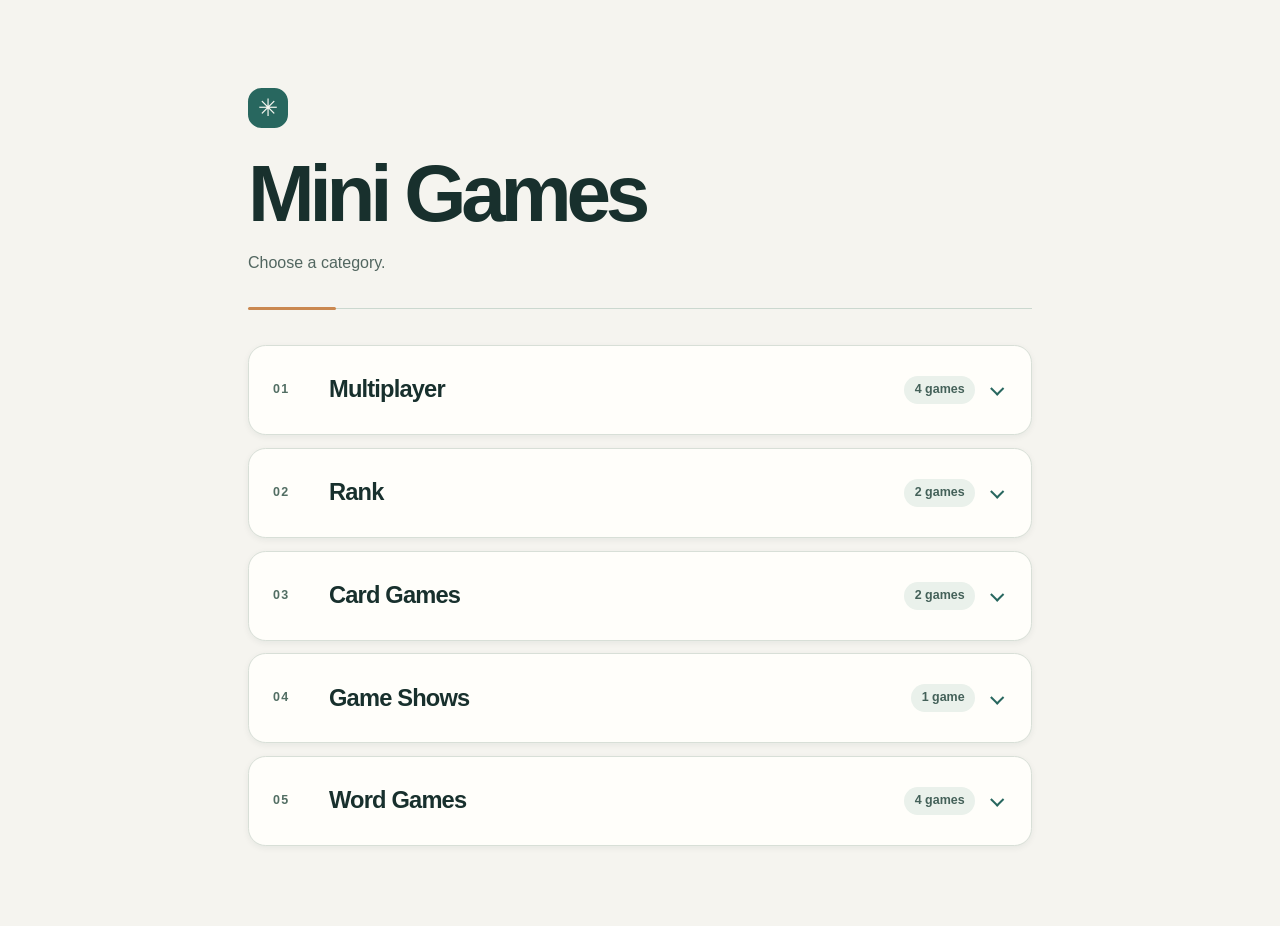
<file: index.html>
<!doctype html>
<html lang="en">
<head>
  <meta charset="utf-8">
  <meta name="viewport" content="width=device-width, initial-scale=1">
  <meta name="description" content="Pick a game from five collections of mini games.">
  <title>Mini Games</title>
  <link rel="icon" type="image/svg+xml" href="./favicon.svg">
  <link rel="stylesheet" href="./styles.css?v=3">
</head>
<body>
  <main class="page hub-page">
    <header class="hub-header">
      <span class="hub-mark" aria-hidden="true">✳</span>
      <h1>Mini Games</h1>
      <p>Choose a category.</p>
    </header>

    <nav class="games" aria-label="Choose a game">
      <details class="game-folder" data-folder="multiplayer">
        <summary><span class="folder-index" aria-hidden="true">01</span><span class="folder-name">Multiplayer</span><span class="folder-count">4 games</span><span class="folder-chevron" aria-hidden="true"></span></summary>
        <div class="folder-games">
          <a class="game-link" href="./games/charades/"><span class="game-name">Charades</span><span class="game-arrow" aria-hidden="true">→</span></a>
          <a class="game-link" href="./games/clues/"><span class="game-name">Guess 10 words with 15 Clues</span><span class="game-arrow" aria-hidden="true">→</span></a>
          <a class="game-link" href="./games/wager/"><span class="game-name">Wager for a Roster</span><span class="game-arrow" aria-hidden="true">→</span></a>
          <a class="game-link" href="https://www.wallz.gg/" target="_blank" rel="noopener noreferrer"><span class="game-name">Wallz</span><span class="game-arrow" aria-hidden="true">↗</span><span class="sr-only">opens in a new tab</span></a>
        </div>
      </details>

      <details class="game-folder" data-folder="rank">
        <summary><span class="folder-index" aria-hidden="true">02</span><span class="folder-name">Rank</span><span class="folder-count">2 games</span><span class="folder-chevron" aria-hidden="true"></span></summary>
        <div class="folder-games">
          <a class="game-link" href="./games/rank/?mode=blind"><span class="game-name">Blind Ranking</span><span class="game-arrow" aria-hidden="true">→</span></a>
          <a class="game-link" href="./games/rank/?mode=bracket"><span class="game-name">Bracket Ranking</span><span class="game-arrow" aria-hidden="true">→</span></a>
        </div>
      </details>

      <details class="game-folder" data-folder="card-games">
        <summary><span class="folder-index" aria-hidden="true">03</span><span class="folder-name">Card Games</span><span class="folder-count">2 games</span><span class="folder-chevron" aria-hidden="true"></span></summary>
        <div class="folder-games">
          <a class="game-link" href="https://denzeljohnson.github.io/wizard-card-game/" target="_blank" rel="noopener noreferrer"><span class="game-name">Wizard</span><span class="game-arrow" aria-hidden="true">↗</span><span class="sr-only">opens in a new tab</span></a>
          <a class="game-link" href="https://denzeljohnson.github.io/euchre-card-game/" target="_blank" rel="noopener noreferrer"><span class="game-name">Euchre</span><span class="game-arrow" aria-hidden="true">↗</span><span class="sr-only">opens in a new tab</span></a>
        </div>
      </details>

      <details class="game-folder" data-folder="game-shows">
        <summary><span class="folder-index" aria-hidden="true">04</span><span class="folder-name">Game Shows</span><span class="folder-count">1 game</span><span class="folder-chevron" aria-hidden="true"></span></summary>
        <div class="folder-games">
          <a class="game-link" href="https://games.washingtonpost.com/games/family-feud" target="_blank" rel="noopener noreferrer"><span class="game-name">Family Feud</span><span class="game-arrow" aria-hidden="true">↗</span><span class="sr-only">opens in a new tab</span></a>
        </div>
      </details>

      <details class="game-folder" data-folder="word-games">
        <summary><span class="folder-index" aria-hidden="true">05</span><span class="folder-name">Word Games</span><span class="folder-count">4 games</span><span class="folder-chevron" aria-hidden="true"></span></summary>
        <div class="folder-games">
          <a class="game-link" href="https://www.nytimes.com/games/wordle/index.html" target="_blank" rel="noopener noreferrer"><span class="game-name">Wordle</span><span class="game-arrow" aria-hidden="true">↗</span><span class="sr-only">opens in a new tab</span></a>
          <a class="game-link" href="https://www.nytimes.com/crosswords/game/daily" target="_blank" rel="noopener noreferrer"><span class="game-name">Crossword</span><span class="game-arrow" aria-hidden="true">↗</span><span class="sr-only">opens in a new tab</span></a>
          <a class="game-link" href="https://www.nytimes.com/games/connections" target="_blank" rel="noopener noreferrer"><span class="game-name">Connections</span><span class="game-arrow" aria-hidden="true">↗</span><span class="sr-only">opens in a new tab</span></a>
          <a class="game-link" href="https://krillion.io/unlimited/classic" target="_blank" rel="noopener noreferrer"><span class="game-name">Krillion</span><span class="game-arrow" aria-hidden="true">↗</span><span class="sr-only">opens in a new tab</span></a>
        </div>
      </details>
    </nav>
  </main>
</body>
</html>
</file>
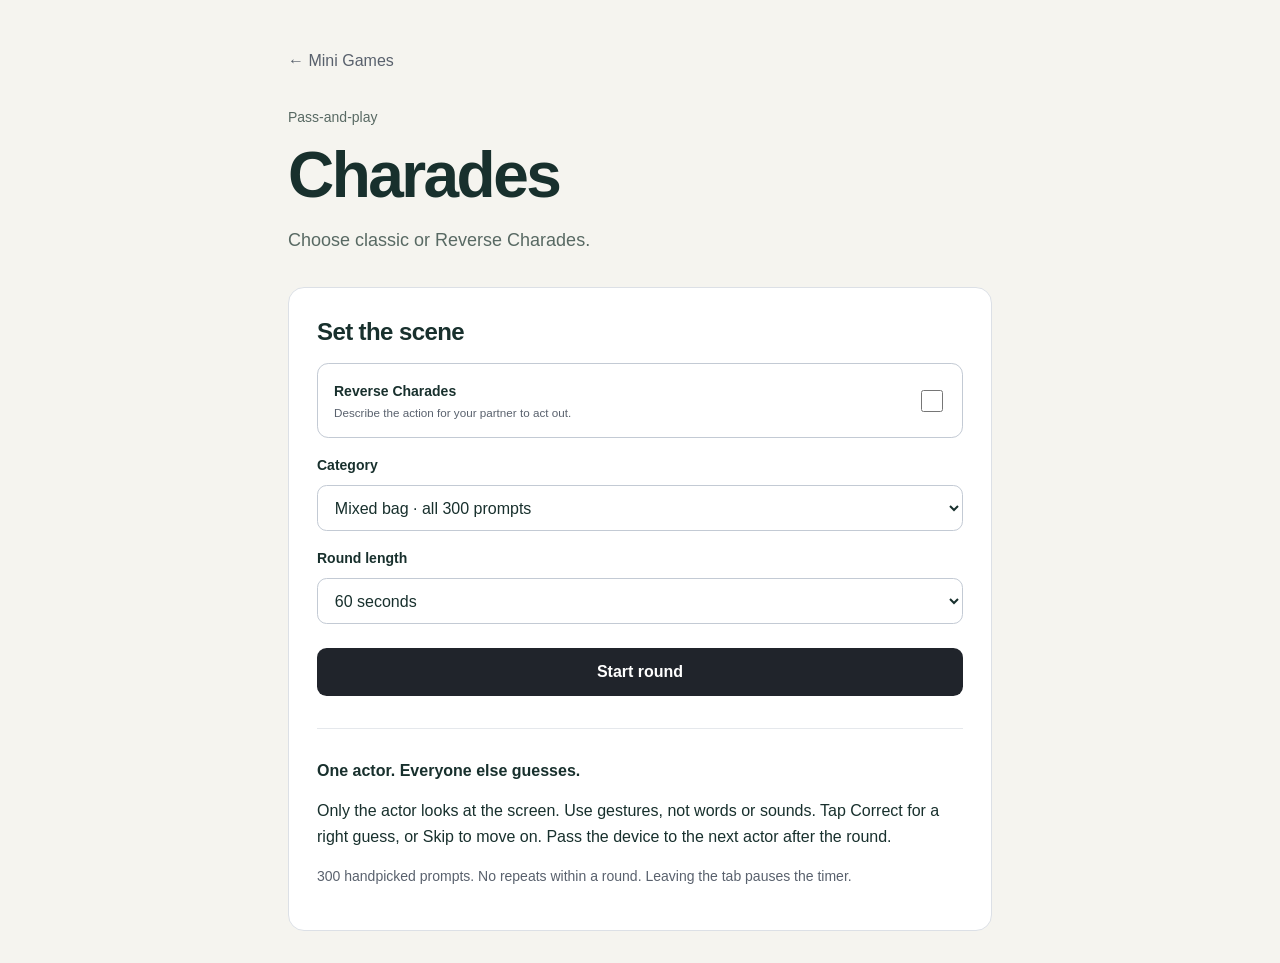
<file: games/charades/index.html>
<!doctype html>
<html lang="en">
<head>
  <meta charset="utf-8">
  <meta name="viewport" content="width=device-width, initial-scale=1">
  <meta name="description" content="Play classic or Reverse Charades with 300 varied prompts.">
  <title>Charades · Mini Games</title>
  <link rel="icon" type="image/svg+xml" href="../../favicon.svg">
  <link rel="stylesheet" href="../../styles.css?v=3">
  <link rel="stylesheet" href="./charades.css?v=2">
</head>
<body>
  <main class="page charades-page">
    <a class="back-link" href="../../">← Mini Games</a>
    <header class="page-header">
      <p class="eyebrow">Pass-and-play</p>
      <h1>Charades</h1>
      <p class="intro">Choose classic or Reverse Charades.</p>
    </header>

    <section id="setup" class="panel" aria-labelledby="setup-title">
      <h2 id="setup-title">Set the scene</h2>
      <form id="setup-form">
        <label class="mode-toggle" for="reverse-mode"><span><strong>Reverse Charades</strong><small>Describe the action for your partner to act out.</small></span><input id="reverse-mode" name="reverse-mode" type="checkbox" role="switch"></label>
        <label for="category">Category</label>
        <select id="category" name="category" required></select>
        <label for="duration">Round length</label>
        <select id="duration" name="duration">
          <option value="60">60 seconds</option>
          <option value="90">90 seconds</option>
          <option value="120">120 seconds</option>
        </select>
        <button id="start" class="primary" disabled>Start round</button>
        <p id="setup-error" class="error" role="alert"></p>
      </form>
      <div class="how-to">
        <h3 id="instructions-title">One actor. Everyone else guesses.</h3>
        <p id="instructions-text">Only the actor looks at the screen. Use gestures, not words or sounds. Tap <strong>Correct</strong> for a right guess, or <strong>Skip</strong> to move on. Pass the device to the next actor after the round.</p>
        <p class="hint">300 handpicked prompts. No repeats within a round. Leaving the tab pauses the timer.</p>
      </div>
    </section>

    <section id="round" hidden aria-labelledby="round-title">
      <div class="round-heading">
        <div><p class="eyebrow" id="round-label"></p><h2 id="round-title">Your turn</h2></div>
        <button id="new-game" class="text-button" type="button">New game</button>
      </div>
      <div class="stats">
        <div><span class="hint">Time left</span><span class="stat-number" id="time-left" aria-live="off">1:00</span></div>
        <div><span class="hint">Correct</span><span class="stat-number" id="score">0</span></div>
        <div><span class="hint">Skipped</span><span class="stat-number" id="skips">0</span></div>
      </div>
      <progress id="time-progress" aria-label="Time remaining" max="60" value="60"></progress>
      <section id="ready" class="panel prompt-card" aria-labelledby="ready-title">
        <p class="eyebrow" id="ready-eyebrow">For the actor’s eyes only</p>
        <h3 id="ready-title">Ready to act?</h3>
        <p id="ready-instructions">Face the screen toward you. Your timer starts when you reveal the first prompt.</p>
        <button id="reveal" class="primary" type="button">Reveal &amp; start</button>
      </section>
      <section id="playing" class="panel prompt-card" aria-label="Current prompt" hidden>
        <p class="eyebrow" id="prompt-category"></p>
        <h3 id="prompt" class="prompt-text"></h3>
        <p class="hint" id="playing-instructions">No talking. Make your moves.</p>
        <div class="answer-actions">
          <button id="skip" class="secondary" type="button">Skip</button>
          <button id="correct" class="primary" type="button">Correct</button>
        </div>
        <button id="pause" class="text-button" type="button">Pause round</button>
      </section>
      <section id="paused" class="panel prompt-card" aria-labelledby="paused-title" hidden>
        <p class="eyebrow">Take a breath</p>
        <h3 id="paused-title">Round paused</h3>
        <p>Your prompt is hidden and your time is saved.</p>
        <button id="resume" class="primary" type="button">Resume round</button>
      </section>
      <button id="end-round" class="text-button end-button" type="button">End round</button>
    </section>

    <section id="results" hidden aria-labelledby="result-title">
      <div class="panel">
        <p class="eyebrow">Take a bow</p>
        <h2 id="result-title">Round complete</h2>
        <p id="result-reason"></p>
        <div class="stats result-stats">
          <div><span class="hint">Correct</span><span class="stat-number" id="result-score">0</span></div>
          <div><span class="hint">Skipped</span><span class="stat-number" id="result-skips">0</span></div>
        </div>
        <div class="result-actions">
          <button id="play-again" class="primary" type="button">Play again</button>
          <button id="change-settings" class="secondary" type="button">Change settings</button>
        </div>
      </div>
      <details class="review"><summary>Review your prompts</summary><ol id="history"></ol></details>
    </section>

    <dialog id="reset-dialog" aria-labelledby="reset-title" aria-describedby="reset-description">
      <h2 id="reset-title">Start a new game?</h2>
      <p id="reset-description">Your round is paused. Starting over clears this score.</p>
      <div class="result-actions">
        <button id="keep-playing" class="secondary" type="button">Keep playing</button>
        <button id="confirm-reset" class="primary" type="button">New game</button>
      </div>
    </dialog>
    <p id="announcement" class="sr-only" role="status" aria-live="polite" aria-atomic="true"></p>
    <noscript><p class="panel">Enable JavaScript to play Charades. External games are still available on the homepage.</p></noscript>
  </main>
  <script type="module" src="./app.mjs?v=2"></script>
</body>
</html>
</file>
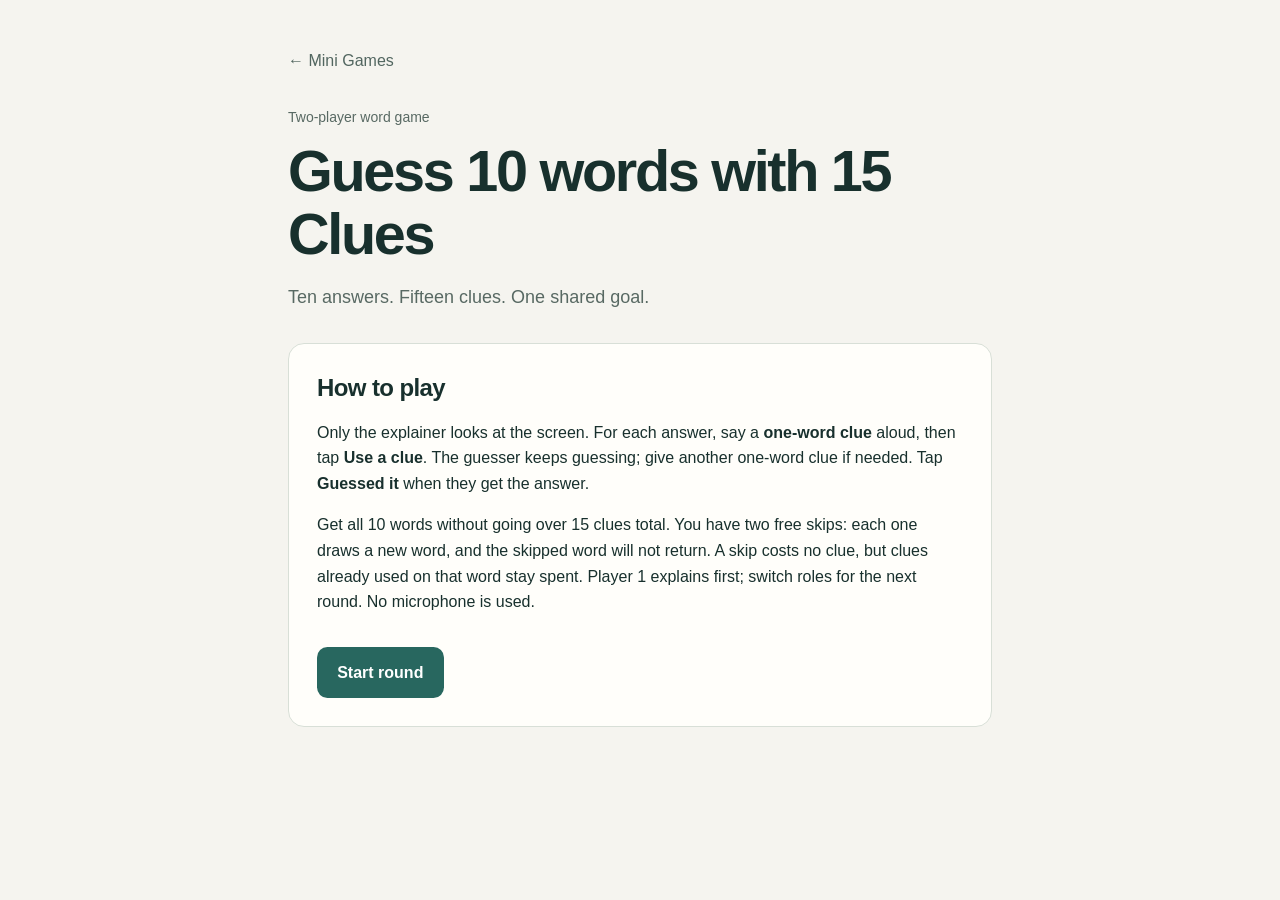
<file: games/clues/index.html>
<!doctype html>
<html lang="en">
<head>
  <meta charset="utf-8">
  <meta name="viewport" content="width=device-width, initial-scale=1">
  <meta name="description" content="Guess ten words together using no more than fifteen one-word clues.">
  <title>Guess 10 words with 15 Clues · Mini Games</title>
  <link rel="icon" type="image/svg+xml" href="../../favicon.svg">
  <link rel="stylesheet" href="../../styles.css?v=3">
  <link rel="stylesheet" href="./clues.css?v=2">
</head>
<body>
  <main class="page clues-page">
    <a class="back-link" href="../../">← Mini Games</a>
    <header class="page-header">
      <p class="eyebrow">Two-player word game</p>
      <h1>Guess 10 words with 15 Clues</h1>
      <p class="intro">Ten answers. Fifteen clues. One shared goal.</p>
    </header>

    <section id="setup" class="panel" aria-labelledby="setup-title">
      <h2 id="setup-title">How to play</h2>
      <p>Only the explainer looks at the screen. For each answer, say a <strong>one-word clue</strong> aloud, then tap <strong>Use a clue</strong>. The guesser keeps guessing; give another one-word clue if needed. Tap <strong>Guessed it</strong> when they get the answer.</p>
      <p>Get all 10 words without going over 15 clues total. You have two free skips: each one draws a new word, and the skipped word will not return. A skip costs no clue, but clues already used on that word stay spent. Player 1 explains first; switch roles for the next round. No microphone is used.</p>
      <button id="start" class="primary" type="button">Start round</button>
    </section>

    <section id="ready" class="panel" aria-labelledby="ready-title" hidden>
      <p class="eyebrow">Pass the device to the explainer</p>
      <h2 id="ready-title">Ready?</h2>
      <p id="ready-roles"></p>
      <p>Only the explainer should look at the screen after revealing the first word.</p>
      <button id="reveal" class="primary" type="button">Reveal first word</button>
    </section>

    <section id="playing" hidden aria-labelledby="playing-title">
      <div class="round-top"><div><p class="eyebrow" id="roles"></p><h2 id="playing-title">Give one-word clues</h2></div><button id="end-round" class="text-button" type="button">End round</button></div>
      <div class="stats" aria-label="Round progress">
        <div><span class="hint">Word</span><span class="stat-number" id="word-progress">1 of 10</span></div>
        <div><span class="hint">Clues left</span><span class="stat-number" id="clues-left">15</span></div>
        <div><span class="hint">Used on this word</span><span class="stat-number" id="clues-used">0</span></div>
        <div><span class="hint">Skips left</span><span class="stat-number" id="skips-left">2</span></div>
      </div>
      <div class="panel answer-card">
        <p class="eyebrow">Explainer’s eyes only</p>
        <h3 id="answer" class="answer"></h3>
        <p id="budget-note" class="hint">Say one word at a time. Count each clue you give.</p>
        <div class="answer-actions">
          <button id="use-clue" class="secondary" type="button">Use a clue</button>
          <button id="guessed" class="primary" type="button" disabled>Guessed it</button>
          <button id="skip-word" class="secondary skip-button" type="button">Skip word · free</button>
        </div>
      </div>
    </section>

    <section id="results" class="panel" aria-labelledby="result-title" hidden>
      <p class="eyebrow">Round complete</p>
      <h2 id="result-title"></h2>
      <p id="result-summary"></p>
      <button id="play-again" class="primary" type="button">Switch roles &amp; play again</button>
      <details class="review"><summary>Review words</summary><ol id="review"></ol></details>
    </section>
    <p id="announcement" class="sr-only" role="status" aria-live="polite" aria-atomic="true"></p>
    <noscript><p class="panel">Enable JavaScript to play this game.</p></noscript>
  </main>
  <script type="module" src="./app.mjs?v=2"></script>
</body>
</html>
</file>
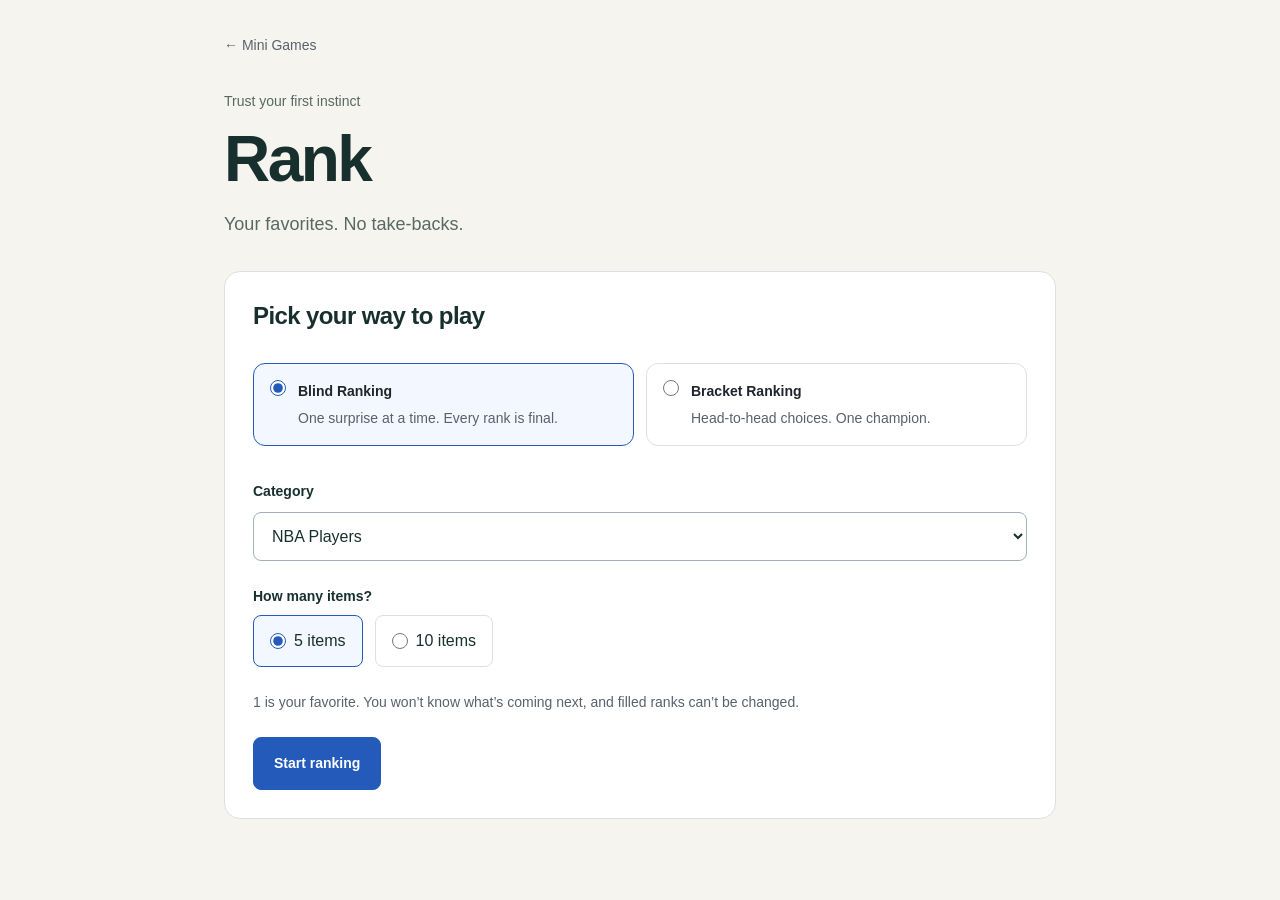
<file: games/rank/index.html>
<!doctype html>
<html lang="en">
<head>
  <meta charset="utf-8">
  <meta name="viewport" content="width=device-width, initial-scale=1">
  <meta name="description" content="Play Blind Ranking with 5 or 10 items, or pick a champion in a 16, 32, or 64-item bracket.">
  <title>Rank · Mini Games</title>
  <link rel="icon" type="image/svg+xml" href="../../favicon.svg">
  <link rel="stylesheet" href="../../styles.css?v=3">
  <link rel="stylesheet" href="./rank.css?v=4">
</head>
<body>
  <main class="page rank-page">
    <a class="back-link" href="../../">← Mini Games</a>
    <header class="page-header rank-header">
      <p class="eyebrow">Trust your first instinct</p>
      <h1>Rank</h1>
      <p class="intro">Your favorites. No take-backs.</p>
    </header>

    <section id="setup" aria-labelledby="setup-title" class="panel">
      <h2 id="setup-title">Pick your way to play</h2>
      <form id="setup-form">
        <fieldset id="mode-options">
          <legend class="sr-only">Game mode</legend>
          <div class="mode-options">
            <label class="mode-card"><input id="mode-blind" type="radio" name="mode" value="blind" checked aria-label="Blind Ranking"><span><span class="mode-label">Blind Ranking</span>One surprise at a time. Every rank is final.</span></label>
            <label class="mode-card"><input id="mode-bracket" type="radio" name="mode" value="bracket" aria-label="Bracket Ranking"><span><span class="mode-label">Bracket Ranking</span>Head-to-head choices. One champion.</span></label>
          </div>
        </fieldset>
        <label for="category">Category</label>
        <select id="category" name="category" required></select>
        <fieldset id="blind-size">
          <legend>How many items?</legend>
          <div class="size-options">
            <label class="size-option"><input type="radio" name="size" value="5" checked><span>5 items</span></label>
            <label class="size-option"><input type="radio" name="size" value="10"><span>10 items</span></label>
          </div>
        </fieldset>
        <fieldset id="bracket-size" hidden disabled>
          <legend>Starting round</legend>
          <div class="size-options bracket-sizes">
            <label class="size-option"><input id="bracket-size-16" type="radio" name="bracket-size" value="16" checked><span>Round of 16</span></label>
            <label class="size-option"><input id="bracket-size-32" type="radio" name="bracket-size" value="32"><span>Round of 32</span></label>
            <label class="size-option"><input id="bracket-size-64" type="radio" name="bracket-size" value="64"><span>Round of 64</span></label>
          </div>
        </fieldset>
        <p class="hint" id="setup-hint">1 is your favorite. You won’t know what’s coming next, and filled ranks can’t be changed.</p>
        <button id="start" class="primary" type="submit" disabled>Start ranking</button>
        <p id="setup-error" class="error" role="alert"></p>
      </form>
    </section>

    <section id="round" aria-labelledby="round-title" hidden>
      <div class="round-heading">
        <div><p class="eyebrow" id="round-category"></p><h2 id="round-title">Blind Ranking</h2></div>
        <button type="button" class="text-button" id="new-game">New game</button>
      </div>
      <div class="progress-line"><span id="progress-text"></span><span id="progress-count"></span></div>
      <progress id="progress" value="0" max="5" aria-label="Items ranked"></progress>
      <div class="ranking-layout" id="blind-board">
        <section class="panel item-panel" id="item-panel" tabindex="-1" aria-label="Current item">
          <p class="eyebrow" id="item-label">Revealing your next item</p>
          <div class="reveal-window" id="reveal-window" aria-hidden="true"><div class="portrait-frame" id="item-portrait" hidden></div><span id="item-name"></span></div>
          <p class="hint" id="item-instruction">Wait for the item, then choose an empty rank.</p>
        </section>
        <section aria-labelledby="slots-title">
          <div class="slots-heading"><h3 id="slots-title">Your ranking</h3><span class="hint">1 = favorite</span></div>
          <ol class="rank-slots" id="slots"></ol>
        </section>
      </div>
      <div id="bracket-board" hidden>
        <section class="panel match-panel" id="match-panel" aria-labelledby="match-number">
          <p class="eyebrow" id="match-number"></p>
          <h3 class="match-question">Who advances?</h3>
          <div class="match-choices" id="match-choices"></div>
          <p class="hint">Pick your favorite. Winners of adjacent matches face each other next.</p>
        </section>
        <section class="panel champion-panel" id="champion-panel" aria-labelledby="champion-name" hidden>
          <p class="eyebrow">Last one standing</p>
          <div class="portrait-frame" id="champion-portrait" hidden></div>
          <h3 id="champion-name"></h3>
          <p class="hint" id="champion-seed"></p>
        </section>
        <details class="bracket-details" id="seed-details"><summary id="seed-summary">Starting seeds</summary><p class="hint">Randomly assigned. First round: 1 vs last, 2 vs second-last, and so on.</p><ol class="seed-list" id="seed-list"></ol></details>
        <details class="bracket-details" id="history-details" hidden><summary id="history-summary">Match history</summary><ol class="match-history" id="match-history"></ol></details>
      </div>
      <div class="result-actions" id="result-actions" hidden>
        <button type="button" class="primary" id="replay">Play again</button>
        <button type="button" class="secondary" id="change-category">Change category</button>
      </div>
      <details class="bracket-details image-details" id="image-details" hidden>
        <summary>Image sources</summary>
        <p class="hint">Images via the linked sources. Original artwork belongs to its respective rights holders. Source links open in a new tab.</p>
        <ul class="image-credits" id="image-credits"></ul>
      </details>
    </section>

    <dialog id="reset-dialog" aria-labelledby="reset-title" aria-describedby="reset-description">
      <h2 id="reset-title">Start a new game?</h2>
      <p id="reset-description">Your current game and choices will be lost.</p>
      <div class="dialog-actions">
        <button type="button" class="secondary" id="keep-playing">Keep playing</button>
        <button type="button" class="primary" id="confirm-reset">New game</button>
      </div>
    </dialog>
    <p class="sr-only" id="announcement" role="status" aria-live="polite" aria-atomic="true"></p>
    <noscript><p class="panel">Enable JavaScript to play Rank. The other games are still available on the homepage.</p></noscript>
  </main>
  <script type="module" src="./app.mjs?v=13"></script>
</body>
</html>
</file>
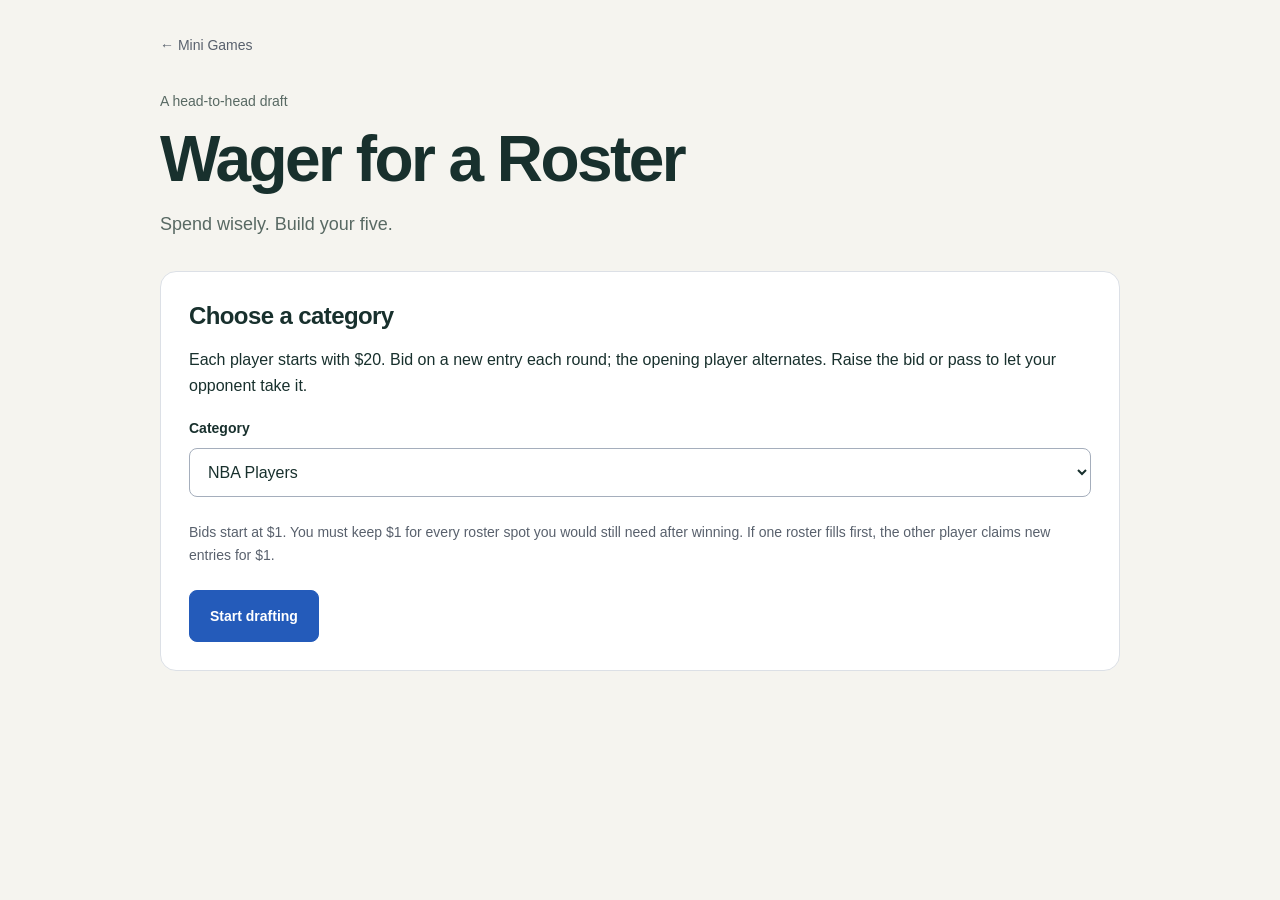
<file: games/wager/index.html>
<!doctype html>
<html lang="en">
<head>
  <meta charset="utf-8">
  <meta name="viewport" content="width=device-width, initial-scale=1">
  <meta name="description" content="Build two five-entry rosters by bidding from $20 budgets.">
  <title>Wager for a Roster · Mini Games</title>
  <link rel="icon" type="image/svg+xml" href="../../favicon.svg">
  <link rel="stylesheet" href="../../styles.css?v=3">
  <link rel="stylesheet" href="../rank/rank.css?v=4">
  <link rel="stylesheet" href="./wager.css?v=2">
</head>
<body>
  <main class="page rank-page wager-page">
    <a class="back-link" href="../../">← Mini Games</a>
    <header class="page-header rank-header">
      <p class="eyebrow">A head-to-head draft</p>
      <h1>Wager for a Roster</h1>
      <p class="intro">Spend wisely. Build your five.</p>
    </header>

    <section id="setup" class="panel" aria-labelledby="setup-title">
      <h2 id="setup-title">Choose a category</h2>
      <p>Each player starts with $20. Bid on a new entry each round; the opening player alternates. Raise the bid or pass to let your opponent take it.</p>
      <form id="setup-form">
        <label for="category">Category</label>
        <select id="category" name="category" required></select>
        <p class="hint">Bids start at $1. You must keep $1 for every roster spot you would still need after winning. If one roster fills first, the other player claims new entries for $1.</p>
        <p id="movie-scoring-hint" class="hint" hidden></p>
        <button id="start" class="primary" type="submit" disabled>Start drafting</button>
        <p id="setup-error" class="error" role="alert"></p>
      </form>
    </section>

    <section id="game" hidden aria-labelledby="game-title">
      <div class="round-heading wager-heading">
        <div><p class="eyebrow" id="round-label"></p><h2 id="game-title">Make your bid</h2></div>
        <button type="button" class="text-button" id="new-game">New game</button>
      </div>

      <div class="wager-balances" aria-label="Player balances">
        <div class="panel wager-balance" id="balance-panel-1"><span>Player 1</span><strong id="cash-1">$20</strong><small id="count-1">0 of 5 entries</small></div>
        <div class="panel wager-balance" id="balance-panel-2"><span>Player 2</span><strong id="cash-2">$20</strong><small id="count-2">0 of 5 entries</small></div>
      </div>

      <section class="panel wager-auction" id="auction" aria-labelledby="item-name">
        <p class="eyebrow" id="starter-label"></p>
        <div class="portrait-frame" id="item-portrait" hidden></div>
        <h3 id="item-name"></h3>
        <p id="turn-label" class="wager-turn"></p>
        <p id="high-bid" class="hint"></p>
        <form id="bid-form">
          <label for="bid" id="bid-label">Your bid</label>
          <div class="wager-bid-row"><span aria-hidden="true">$</span><input id="bid" name="bid" type="number" inputmode="numeric" min="1" max="16" step="1" required><button id="place-bid" type="submit" class="primary">Place bid</button></div>
          <p id="bid-range" class="hint"></p>
        </form>
        <button id="pass" type="button" class="secondary" hidden>Pass · let opponent take it</button>
        <button id="claim" type="button" class="primary" hidden>Take for $1</button>
        <div id="award" class="wager-award" hidden>
          <p id="award-text"></p>
          <button id="next-item" type="button" class="primary">Next entry</button>
        </div>
        <p id="game-error" class="error" role="alert"></p>
      </section>

      <section id="movie-result" class="panel movie-result" aria-labelledby="movie-result-title" hidden>
        <h3 id="movie-result-title" tabindex="-1"></h3>
        <p id="movie-result-totals" class="movie-result-totals"></p>
        <p id="movie-result-method" class="hint"></p>
        <details id="movie-source-details" class="bracket-details" hidden>
          <summary>Rating sources and dates</summary>
          <ul id="movie-sources" class="image-credits"></ul>
        </details>
      </section>

      <div class="wager-rosters" aria-label="Player rosters">
        <section class="panel" aria-labelledby="roster-title-1"><h3 id="roster-title-1">Player 1 roster</h3><ol id="roster-1" class="wager-roster"></ol></section>
        <section class="panel" aria-labelledby="roster-title-2"><h3 id="roster-title-2">Player 2 roster</h3><ol id="roster-2" class="wager-roster"></ol></section>
      </div>

      <details class="bracket-details image-details" id="image-details" hidden>
        <summary>Image sources</summary>
        <p class="hint">Artwork belongs to its respective rights holders. Source links open in a new tab.</p>
        <ul class="image-credits" id="image-credits"></ul>
      </details>
      <div id="result-actions" class="result-actions" hidden>
        <button id="replay" type="button" class="primary">Play again</button>
        <button id="change-category" type="button" class="secondary">Change category</button>
      </div>
    </section>

    <dialog id="reset-dialog" aria-labelledby="reset-title" aria-describedby="reset-description">
      <h2 id="reset-title">Start a new game?</h2>
      <p id="reset-description">Both rosters and all bids will be lost.</p>
      <div class="dialog-actions"><button id="keep-playing" type="button" class="secondary">Keep playing</button><button id="confirm-reset" type="button" class="primary">New game</button></div>
    </dialog>
    <p id="announcement" class="sr-only" role="status" aria-live="polite" aria-atomic="true"></p>
    <noscript><p class="panel">Enable JavaScript to play Wager for a Roster.</p></noscript>
  </main>
  <script type="module" src="./app.mjs?v=5"></script>
</body>
</html>
</file>
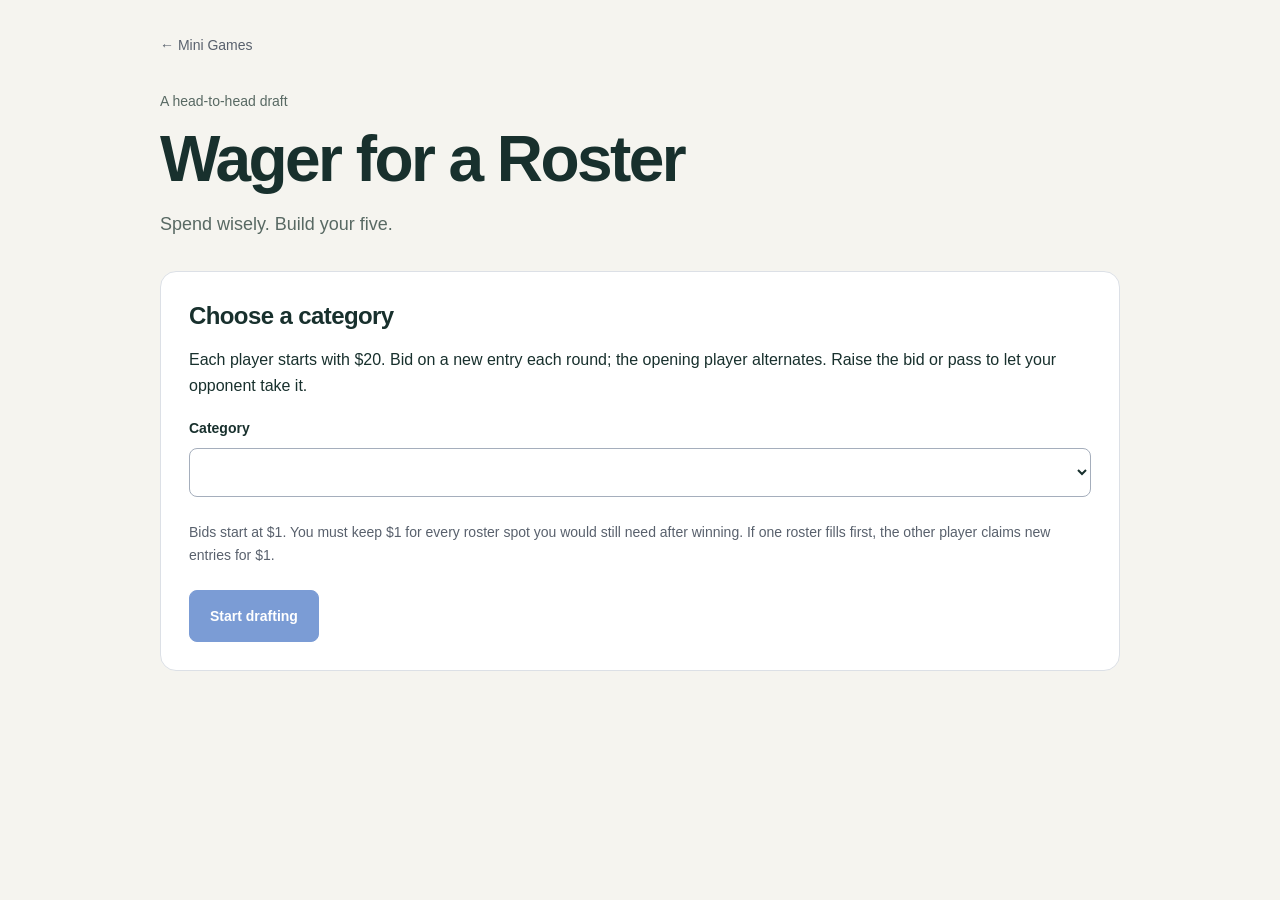
<file: games/rank/wager/index.html>
<!doctype html>
<html lang="en">
<head>
  <meta charset="utf-8">
  <meta name="viewport" content="width=device-width, initial-scale=1">
  <meta http-equiv="refresh" content="0; url=../../wager/">
  <title>Wager for a Roster moved · Mini Games</title>
</head>
<body>
  <main>
    <p>Wager for a Roster has moved. <a href="../../wager/">Continue to the standalone game</a>.</p>
  </main>
</body>
</html>
</file>
<file: styles.css>
:root {
  color-scheme: light;
  font-family: -apple-system, BlinkMacSystemFont, "Segoe UI", sans-serif;
  color: #18302d;
  background: #f5f4ef;
}

* { box-sizing: border-box; }
body { margin: 0; line-height: 1.6; }
.page { width: min(100% - 3rem, 52rem); margin: 0 auto; padding: 5rem 0 2rem; }
.page-header { margin-bottom: 2.5rem; }
.eyebrow { margin: 0 0 .75rem; color: #586963; font-size: .875rem; }
h1 { margin: 0; font-size: clamp(2.5rem, 7vw, 4rem); line-height: 1.1; letter-spacing: -.04em; }
.intro { margin: 1rem 0 0; color: #586963; font-size: 1.125rem; }
h2 { margin: .75rem 0 .5rem; font-size: 1.5rem; line-height: 1.3; letter-spacing: -.025em; }
footer { margin-top: 2rem; color: #586963; font-size: .875rem; }

.hub-page { width: min(100% - 3rem, 49rem); padding-top: clamp(3rem, 8vw, 5.5rem); padding-bottom: 5rem; }
.hub-header { position: relative; margin-bottom: 2.25rem; padding: 0 0 2rem; border-bottom: 1px solid #cbd8cf; }
.hub-header::after { content: ""; position: absolute; left: 0; bottom: -2px; width: 5.5rem; height: 3px; background: #ca8850; border-radius: 99px; }
.hub-mark { display: grid; place-items: center; width: 2.5rem; height: 2.5rem; margin-bottom: 1.4rem; border-radius: .85rem; color: #f8f8f1; background: #28675f; font-size: 1.5rem; line-height: 1; }
.hub-header h1 { font-size: clamp(3.2rem, 9vw, 5rem); font-weight: 750; letter-spacing: -.065em; }
.hub-header p { margin: .75rem 0 0; color: #526660; font-size: 1rem; }
.games { display: grid; grid-template-columns: minmax(0, 1fr); gap: .8rem; }

.game-folder { min-width: 0; overflow: hidden; border: 1px solid #d8dfd7; border-radius: 1.1rem; background: #fffefa; box-shadow: 0 2px 6px #172e2910; }
.game-folder[open] { border-color: #a7c4b7; box-shadow: 0 8px 24px #193d3614; }
.game-folder summary { display: grid; grid-template-columns: 2.5rem minmax(0, 1fr) auto 1rem; align-items: center; gap: 1rem; min-height: 5.5rem; padding: 1.15rem 1.5rem; cursor: pointer; list-style: none; }
.game-folder summary::-webkit-details-marker { display: none; }
.game-folder summary:focus-visible, .game-link:focus-visible { outline: 3px solid #28675f; outline-offset: -4px; border-radius: .8rem; }
.folder-index { color: #526e63; font-size: .78rem; font-weight: 700; letter-spacing: .1em; font-variant-numeric: tabular-nums; }
.folder-name { min-width: 0; overflow-wrap: anywhere; font-size: clamp(1.2rem, 3vw, 1.48rem); font-weight: 700; line-height: 1.25; letter-spacing: -.035em; }
.folder-count { padding: .25rem .65rem; border-radius: 99px; color: #446159; background: #eaf1eb; font-size: .78rem; font-weight: 650; white-space: nowrap; }
.folder-chevron { width: .6rem; height: .6rem; border-right: 2px solid #28675f; border-bottom: 2px solid #28675f; transform: rotate(45deg) translateY(-2px); transition: transform 160ms ease; }
.game-folder[open] .folder-chevron { transform: rotate(225deg) translateY(-2px); }
.folder-games { padding: .35rem 1.5rem .65rem 5rem; border-top: 1px solid #e0e8df; background: #f9fbf7; }
.game-link { display: flex; align-items: center; justify-content: space-between; gap: 1rem; min-height: 3.8rem; padding: .75rem .85rem; border-radius: .7rem; color: #214b44; font-size: 1.08rem; font-weight: 600; line-height: 1.3; text-decoration: none; overflow-wrap: anywhere; }
.game-link + .game-link { border-top: 1px solid #e3eae2; border-radius: 0; }
.game-arrow { flex: none; color: #668b7e; font-size: 1.25rem; line-height: 1; transition: transform 160ms ease; }

.sr-only {
  position: absolute;
  width: 1px;
  height: 1px;
  padding: 0;
  margin: -1px;
  overflow: hidden;
  clip-path: inset(50%);
  white-space: nowrap;
  border: 0;
}

@media (hover: hover) {
  .game-folder summary:hover { background: #f4f8f3; }
  .game-link:hover { color: #153d34; background: #edf5ed; }
  .game-link:hover .game-arrow { transform: translate(2px, -2px); }
}

@media (max-width: 36rem) {
  .page { width: calc(100% - 2rem); padding-top: 3rem; }
  .hub-page { padding-bottom: 3rem; }
  .hub-header { margin-bottom: 1.7rem; }
  .game-folder summary { grid-template-columns: 1.75rem minmax(0, 1fr) auto .75rem; gap: .5rem; min-height: 4.8rem; padding: .85rem 1rem; }
  .folder-games { padding-left: 1rem; padding-right: 1rem; }
}

@media (prefers-reduced-motion: reduce) {
  .folder-chevron, .game-arrow { transition: none; }
}
</file>
<file: games/charades/charades.css>
.charades-page { max-width: 44rem; padding-top: 3rem; }
.back-link { display: inline-block; margin-bottom: 2rem; color: #59616d; text-decoration: none; }
.back-link:hover { text-decoration: underline; }
.page-header { margin-bottom: 2rem; }
.panel { background: #fff; border: 1px solid #dce0e6; border-radius: 1rem; padding: 1.75rem; }
.panel h2 { margin-top: 0; }
label { display: block; margin: 1rem 0 .5rem; font-size: .875rem; font-weight: 600; }
select, button { font: inherit; }
select { width: 100%; max-width: 100%; background: #fff; border: 1px solid #c3cad4; border-radius: .6rem; padding: .8rem; color: inherit; }
.mode-toggle { display: flex; align-items: center; justify-content: space-between; gap: 1rem; padding: 1rem; border: 1px solid #c3cad4; border-radius: .7rem; cursor: pointer; }
.mode-toggle span { display: grid; gap: .15rem; }
.mode-toggle small { color: #59616d; font-weight: 400; line-height: 1.4; }
.mode-toggle input { width: 1.35rem; height: 1.35rem; flex: none; accent-color: #28675f; cursor: pointer; }
button { min-height: 48px; border: 1px solid transparent; border-radius: .6rem; padding: .7rem 1.15rem; cursor: pointer; font-weight: 600; line-height: 1.4; }
.primary { background: #20242b; color: #fff; }
.secondary { background: #f7f8fa; color: #20242b; border-color: #dce0e6; }
.text-button { background: transparent; color: #59616d; font-size: .875rem; }
.primary:hover { background: #3b424e; }
.secondary:hover, .text-button:hover { background: #edf0f4; }
button:disabled { opacity: .45; cursor: default; }
:is(button,select,a,summary):focus-visible { outline: 3px solid #245bba; outline-offset: 3px; }
[hidden] { display: none !important; }
#start { width: 100%; margin-top: 1.5rem; }
.error { color: #a22929; margin: .5rem 0 0; }
.error:empty { display: none; }
.how-to { margin-top: 2rem; padding-top: 1rem; border-top: 1px solid #e5e8ec; }
h3 { line-height: 1.3; }
.how-to h3 { font-size: 1rem; }
.hint { color: #59616d; font-size: .875rem; }
.round-heading { display: flex; gap: .5rem; align-items: center; justify-content: space-between; margin-bottom: 1.5rem; }
.round-heading h2, .round-heading p { margin: 0; }
.stats { display: grid; grid-template-columns: repeat(3, minmax(0,1fr)); gap: .6rem; margin: 1rem 0; }
.stats > div { display: flex; flex-direction: column; }
.stat-number { font-size: 1.8rem; font-weight: 700; line-height: 1.4; font-variant-numeric: tabular-nums; }
progress { display: block; width: 100%; height: 6px; border: 0; accent-color: #20242b; margin-bottom: 1.5rem; }
.prompt-card { text-align: center; }
.prompt-card h3 { margin: 1rem 0; font-size: 1.75rem; }
.prompt-card .prompt-text { font-size: clamp(2rem, 6vw, 3.25rem); line-height: 1.2; letter-spacing: -.03em; overflow-wrap: anywhere; min-height: 2.4em; display: grid; place-items: center; }
.answer-actions { display: grid; grid-template-columns: 1fr 1fr; gap: .75rem; margin-top: 2rem; }
.prompt-card .text-button { margin-top: 1rem; }
.end-button { display: block; margin: 1rem auto 0; }
.result-stats { grid-template-columns: 1fr 1fr; padding-bottom: 1rem; }
.result-actions { display: flex; flex-wrap: wrap; gap: .75rem; }
.result-actions button { flex: 1; }
.review { margin-top: 1.5rem; border: 1px solid #dce0e6; border-radius: .8rem; background: #fff; padding: 1rem; }
summary { cursor: pointer; min-height: 44px; font-weight: 600; }
.review ol { padding-left: 1.5rem; margin-bottom: 0; }
.review li { padding: .65rem 0; border-bottom: 1px solid #edf0f4; overflow-wrap: anywhere; }
.review li:last-child { border-bottom: 0; }
.outcome { display: block; font-size: .8rem; color: #59616d; }
.outcome.correct { color: #25653c; }
dialog { width: min(100% - 2rem, 28rem); max-height: calc(100% - 2rem); border: 1px solid #dce0e6; border-radius: 1rem; padding: 1.5rem; color: inherit; }
dialog::backdrop { background: #20242b66; }
dialog h2 { margin-top: 0; }
@media (max-width: 36rem) {
  .panel { padding: 1.25rem; }
  .charades-page { padding-top: 2rem; }
  .round-heading { align-items: flex-start; }
  .round-heading .text-button { flex-shrink: 0; padding-inline: .7rem; }
}
</file>
<file: games/clues/clues.css>
.clues-page { max-width: 44rem; padding-top: 3rem; }
.back-link { display: inline-block; margin-bottom: 2rem; color: #526660; text-decoration: none; }
.back-link:hover { text-decoration: underline; }
.page-header { margin-bottom: 2rem; }
.clues-page h1 { font-size: clamp(2.5rem, 8vw, 3.6rem); }
.panel { background: #fffefa; border: 1px solid #d8dfd7; border-radius: 1rem; padding: 1.75rem; }
.panel h2 { margin-top: 0; }
button { min-height: 48px; border: 1px solid transparent; border-radius: .65rem; padding: .75rem 1.2rem; cursor: pointer; font: inherit; font-weight: 650; }
.primary { background: #28675f; color: #fff; }
.primary:hover { background: #1d5049; }
.secondary { background: #edf5ed; color: #20483f; border-color: #bdd3c6; }
.secondary:hover { background: #e0eee2; }
.text-button { background: transparent; color: #526660; }
.text-button:hover { background: #eaf1eb; }
button:disabled { opacity: .5; cursor: default; }
:is(button,a,summary):focus-visible { outline: 3px solid #28675f; outline-offset: 3px; }
[hidden] { display: none !important; }
#start, #reveal, #play-again { margin-top: 1rem; }
.round-top { display: flex; align-items: center; justify-content: space-between; gap: 1rem; }
.round-top h2, .round-top p { margin: 0; }
.stats { display: grid; grid-template-columns: repeat(4, minmax(0, 1fr)); gap: .75rem; margin: 1.5rem 0; }
.stats > div { display: flex; flex-direction: column; padding: .8rem; background: #eaf1eb; border-radius: .65rem; }
.hint { color: #526660; font-size: .9rem; }
.stat-number { font-size: 1.4rem; font-weight: 750; font-variant-numeric: tabular-nums; }
.answer-card { text-align: center; }
.answer { margin: 1.25rem 0; min-height: 2em; display: grid; place-items: center; font-size: clamp(2rem, 7vw, 3.3rem); line-height: 1.15; overflow-wrap: anywhere; }
.answer-actions { display: grid; grid-template-columns: 1fr 1fr; gap: .75rem; margin-top: 1.5rem; }
.skip-button { grid-column: 1 / -1; }
.review { margin-top: 2rem; border-top: 1px solid #d8dfd7; padding-top: 1rem; }
.review summary { cursor: pointer; min-height: 44px; font-weight: 650; }
.review ol { padding-left: 1.5rem; }
.review li { padding: .35rem 0; overflow-wrap: anywhere; }
@media (max-width: 36rem) {
  .clues-page { padding-top: 2rem; }
  .panel { padding: 1.25rem; }
  .stats { grid-template-columns: repeat(2, minmax(0, 1fr)); gap: .4rem; }
  .stats > div { padding: .55rem; }
  .stat-number { font-size: 1.1rem; }
  .answer-actions { grid-template-columns: 1fr; }
}
</file>
<file: games/rank/rank.css>
[hidden] { display: none !important; }
.rank-page { padding-top: 2rem; }
.back-link { color: #59616d; font-size: .875rem; text-decoration: none; }
.back-link:hover { text-decoration: underline; }
.rank-header { margin-top: 2rem; margin-bottom: 2rem; }
.panel { padding: 1.75rem; border: 1px solid #dce0e6; border-radius: 1rem; background: #fff; }
.panel > h2 { margin-top: 0; }
.wager-invite { margin-top: 1.5rem; padding-top: 1.25rem; border-top: 1px solid #dce0e6; }
.wager-invite .hint { margin: 0 0 .25rem; }
.wager-invite a { color: #245bba; font-size: .875rem; font-weight: 600; }
.mode-options { display: grid; grid-template-columns: 1fr 1fr; gap: .75rem; margin: 1.5rem 0 2rem; }
.mode-card { display: flex; align-items: flex-start; gap: .75rem; padding: 1rem; border: 1px solid #dce0e6; border-radius: .75rem; font-size: .875rem; color: #59616d; cursor: pointer; }
.mode-card input { flex-shrink: 0; margin-top: .15rem; }
.mode-card:has(input:checked) { border-color: #245bba; background: #f3f7ff; }
.mode-label { display: block; color: #20242b; font-weight: 600; margin-bottom: .25rem; }
.badge { display: inline-block; font-size: .6875rem; color: #59616d; background: #edf0f4; border-radius: .25rem; padding: .1rem .35rem; white-space: nowrap; }
form > label, legend { font-weight: 600; font-size: .875rem; }
select { display: block; width: 100%; margin: .5rem 0 1.5rem; padding: .875rem; border: 1px solid #a5aebc; border-radius: .5rem; color: inherit; background: #fff; font: inherit; }
fieldset { border: 0; padding: 0; margin: 0; }
legend { padding: 0; margin-bottom: .5rem; }
.size-options { display: flex; gap: .75rem; }
.bracket-sizes { flex-wrap: wrap; }
.category-note { margin-top: -1rem !important; }
.size-option { display: flex; align-items: center; gap: .5rem; padding: .75rem 1rem; border: 1px solid #dce0e6; border-radius: .5rem; cursor: pointer; }
.size-option:has(input:checked) { border-color: #245bba; background: #f3f7ff; }
input[type=radio] { accent-color: #245bba; margin: 0; width: 1rem; height: 1rem; }
.hint { color: #59616d; font-size: .875rem; }
form .hint { margin: 1.5rem 0; }
button { font: inherit; font-size: .875rem; font-weight: 600; cursor: pointer; border-radius: .5rem; padding: .875rem 1.25rem; min-height: 44px; }
.primary { border: 1px solid #245bba; color: #fff; background: #245bba; }
.primary:hover { background: #1d4b99; }
.secondary { border: 1px solid #a5aebc; color: #20242b; background: #fff; }
.secondary:hover { background: #f7f8fa; }
.text-button { border: 0; padding: .5rem; color: #245bba; background: transparent; }
.text-button:hover { text-decoration: underline; }
button:disabled { cursor: default; }
.primary:disabled { opacity: .6; }
:is(button, select, input, summary, .back-link, .wager-invite a):focus-visible { outline: 3px solid #245bba; outline-offset: 4px; }
.error { color: #a12727; font-size: .875rem; }
.error:empty { display: none; }
.round-heading, .progress-line, .slots-heading { display: flex; align-items: center; justify-content: space-between; gap: 1rem; }
.round-heading h2 { margin: 0; }
.round-heading .eyebrow { margin-bottom: .25rem; }
.progress-line { margin: 1.5rem 0 .5rem; font-size: .875rem; color: #59616d; }
progress { display: block; width: 100%; height: .4rem; accent-color: #245bba; border: 0; border-radius: 1rem; overflow: hidden; margin-bottom: 1.5rem; }
progress::-webkit-progress-bar { background: #e6eaf0; }
progress::-webkit-progress-value { background: #245bba; }
.ranking-layout { display: grid; grid-template-columns: minmax(0, 1fr) minmax(0, 1fr); align-items: start; gap: 1.5rem; }
.item-panel { position: sticky; top: 1rem; text-align: center; }
.item-panel:focus { outline: none; }
.reveal-window { display: grid; place-items: center; min-height: 9rem; padding: 1rem .25rem; overflow: hidden; }
#item-name { font-size: clamp(1.75rem, 4vw, 2.25rem); line-height: 1.2; letter-spacing: -.035em; font-weight: 650; overflow-wrap: anywhere; }
.spinning #item-name { animation: reel 80ms ease-out infinite; color: #59616d; }
.settled #item-name { animation: land 220ms ease-out; }
.item-panel .hint { margin-bottom: 0; }
.slots-heading { margin-bottom: .75rem; }
h3 { font-size: .875rem; margin: 0; }
.rank-slots { list-style: none; margin: 0; padding: 0; display: grid; gap: .5rem; }
.rank-slot { width: 100%; display: flex; align-items: center; gap: .875rem; padding: .75rem 1rem; text-align: left; border: 1px solid #dce0e6; background: #fff; color: #20242b; min-height: 60px; }
.rank-slot:not(:disabled):hover { border-color: #245bba; background: #f3f7ff; }
.rank-number { display: grid; place-items: center; flex: 0 0 1.75rem; height: 1.75rem; font-size: .875rem; border-radius: .375rem; background: #edf0f4; }
.slot-name { flex: 1; min-width: 0; overflow-wrap: anywhere; }
.rank-slot.empty .slot-name { color: #59616d; font-weight: 400; }
.rank-slot.locked { background: #f0f3f7; }
.lock-label { color: #59616d; font-size: .6875rem; font-weight: 400; }
.result-actions { display: flex; gap: .75rem; margin-top: 1.5rem; flex-wrap: wrap; }
.match-panel, .champion-panel { text-align: center; }
.match-question { font-size: 1.25rem; margin: .5rem 0 1.5rem; }
.match-choices { display: grid; grid-template-columns: minmax(0, 1fr) minmax(0, 1fr); gap: 1rem; }
.match-choice { display: flex; flex-direction: column; align-items: center; justify-content: center; gap: .75rem; min-height: 12rem; padding: 1.25rem; border: 1px solid #dce0e6; background: #f7f8fa; color: #20242b; }
.match-choice:hover { border-color: #245bba; background: #f3f7ff; }
.match-choice .eyebrow { margin: 0; }
.contender-name, #champion-name { font-size: clamp(1.5rem, 4vw, 2.25rem); font-weight: 650; letter-spacing: -.035em; line-height: 1.2; overflow-wrap: anywhere; }
.champion-panel { padding-block: 3rem; background: #f3f7ff; border-color: #b6caec; }
.bracket-details { margin-top: 1rem; border: 1px solid #dce0e6; border-radius: .75rem; padding: 1rem 1.25rem; background: #fff; }
.bracket-details summary { cursor: pointer; font-size: .875rem; font-weight: 600; }
.seed-list { display: grid; grid-template-columns: minmax(0, 1fr) minmax(0, 1fr); column-gap: 2rem; row-gap: .75rem; padding-left: 1.75rem; font-size: .875rem; }
.seed-list li, .match-history li { padding-left: .25rem; overflow-wrap: anywhere; }
.match-history { padding-left: 1.5rem; font-size: .875rem; line-height: 1.6; }
.match-history li + li { margin-top: .75rem; }
.entry-portrait { display: block; object-fit: contain; object-position: center; border-radius: .5rem; background: #edf0f4; }
.portrait-hero { width: min(100%, 14rem); height: 14rem; flex-shrink: 0; margin-inline: auto; }
.portrait-frame { width: 100%; margin-bottom: 1rem; }
.portrait-thumb { width: 2.5rem; height: 3rem; flex: 0 0 2.5rem; }
.seed-row, .history-row { display: flex; align-items: center; gap: .75rem; min-width: 0; }
.seed-row > span, .history-row > span { min-width: 0; overflow-wrap: anywhere; }
.image-credits { padding-left: 1.25rem; font-size: .75rem; line-height: 1.75; overflow-wrap: anywhere; }
.image-credits a { color: #59616d; }
dialog { width: min(100% - 2rem, 28rem); padding: 1.75rem; border: 1px solid #dce0e6; border-radius: 1rem; color: #20242b; }
dialog::backdrop { background: #20242b66; }
dialog h2 { margin-top: 0; }
dialog p { color: #59616d; }
.dialog-actions { display: flex; justify-content: flex-end; gap: .75rem; flex-wrap: wrap; margin-top: 1.5rem; }
@keyframes reel { from { transform: translateY(.6rem); opacity: .4; } to { transform: translateY(-.3rem); opacity: 1; } }
@keyframes land { from { transform: translateY(.5rem); opacity: .5; } to { transform: translateY(0); opacity: 1; } }
@media (max-width: 36rem) {
  .rank-page { padding-top: 1.5rem; }
  .panel { padding: 1.25rem; }
  .mode-options, .ranking-layout, .match-choices, .seed-list { grid-template-columns: minmax(0, 1fr); }
  .match-choice { min-height: 9rem; }
  .item-panel { top: .5rem; z-index: 1; box-shadow: 0 4px 16px #20242b0a; }
  .reveal-window { min-height: 5rem; }
  .item-panel .eyebrow { margin-bottom: .25rem; }
  .item-panel .hint { margin-top: .5rem; }
  .rank-slot { padding: .75rem; }
  .rank-slot { gap: .5rem; }
  .lock-label { display: none; }
  .item-panel .portrait-hero { height: 8rem; width: min(100%, 8rem); }
  .portrait-hero { height: 10rem; width: min(100%, 10rem); }
}
@media (prefers-reduced-motion: reduce) {
  .spinning #item-name, .settled #item-name { animation: none; }
}
</file>
<file: games/wager/wager.css>
.wager-page { width: min(100% - 3rem, 60rem); }
.wager-heading { margin-bottom: 1rem; }
.wager-balances, .wager-rosters { display: grid; grid-template-columns: repeat(2, minmax(0, 1fr)); gap: 1rem; }
.wager-balance { display: grid; gap: .15rem; padding: 1rem 1.25rem; }
.wager-balance span { color: #59616d; font-size: .875rem; }
.wager-balance strong { font-size: 1.75rem; line-height: 1.2; }
.wager-balance small { color: #59616d; }
.wager-balance.is-turn { border-color: #245bba; background: #f3f7ff; }
.wager-auction { margin: 1rem 0; text-align: center; }
.wager-auction #item-name { font-size: clamp(1.5rem, 5vw, 2.25rem); line-height: 1.2; letter-spacing: -.03em; overflow-wrap: anywhere; }
.wager-auction .portrait-frame { display: grid; place-items: center; }
.wager-turn { font-weight: 600; margin-bottom: .25rem; }
.wager-auction #bid-form { max-width: 24rem; margin: 1.5rem auto 0; text-align: left; }
.wager-bid-row { display: flex; align-items: center; gap: .5rem; margin-top: .5rem; }
.wager-bid-row > span { font-size: 1.25rem; font-weight: 600; }
.wager-bid-row input { width: 6rem; min-width: 0; min-height: 44px; padding: .65rem; border: 1px solid #a5aebc; border-radius: .5rem; font: inherit; }
.wager-bid-row button { flex: 1; }
#bid-range { text-align: left; margin: .5rem 0 0; }
#pass, #claim { margin-top: .75rem; }
.wager-award p { font-size: 1.125rem; font-weight: 600; }
.wager-rosters .panel { min-width: 0; }
.wager-rosters h3 { font-size: 1rem; margin-bottom: 1rem; }
.wager-roster { list-style: none; padding: 0; margin: 0; display: grid; gap: .5rem; }
.wager-roster li { display: flex; align-items: center; min-width: 0; gap: .75rem; padding: .5rem .75rem; border-radius: .5rem; background: #f7f8fa; font-size: .875rem; }
.wager-roster li span { min-width: 0; overflow-wrap: anywhere; }
.wager-roster li.empty { color: #59616d; }
.wager-roster .portrait-thumb { width: 2rem; height: 2.5rem; flex-basis: 2rem; }
.wager-page .image-details { margin-top: 1rem; }
.wager-page #result-actions { margin-bottom: 1rem; }
.wager-page .movie-result { margin-bottom: 1rem; border-color: #245bba; background: #f3f7ff; }
.wager-page .movie-result h3 { margin-bottom: .5rem; }
.wager-page .movie-result-totals { font-weight: 600; }
.wager-page .movie-result .bracket-details { margin-top: 1rem; }
.wager-roster .movie-rating { margin-left: auto; flex-shrink: 0; color: #245bba; font-weight: 600; white-space: nowrap; }
@media (max-width: 36rem) {
  .wager-page { width: calc(100% - 2rem); }
  .wager-balances, .wager-rosters { grid-template-columns: minmax(0, 1fr); }
  .wager-auction .portrait-hero { width: min(100%, 10rem); height: 10rem; }
}
</file>
